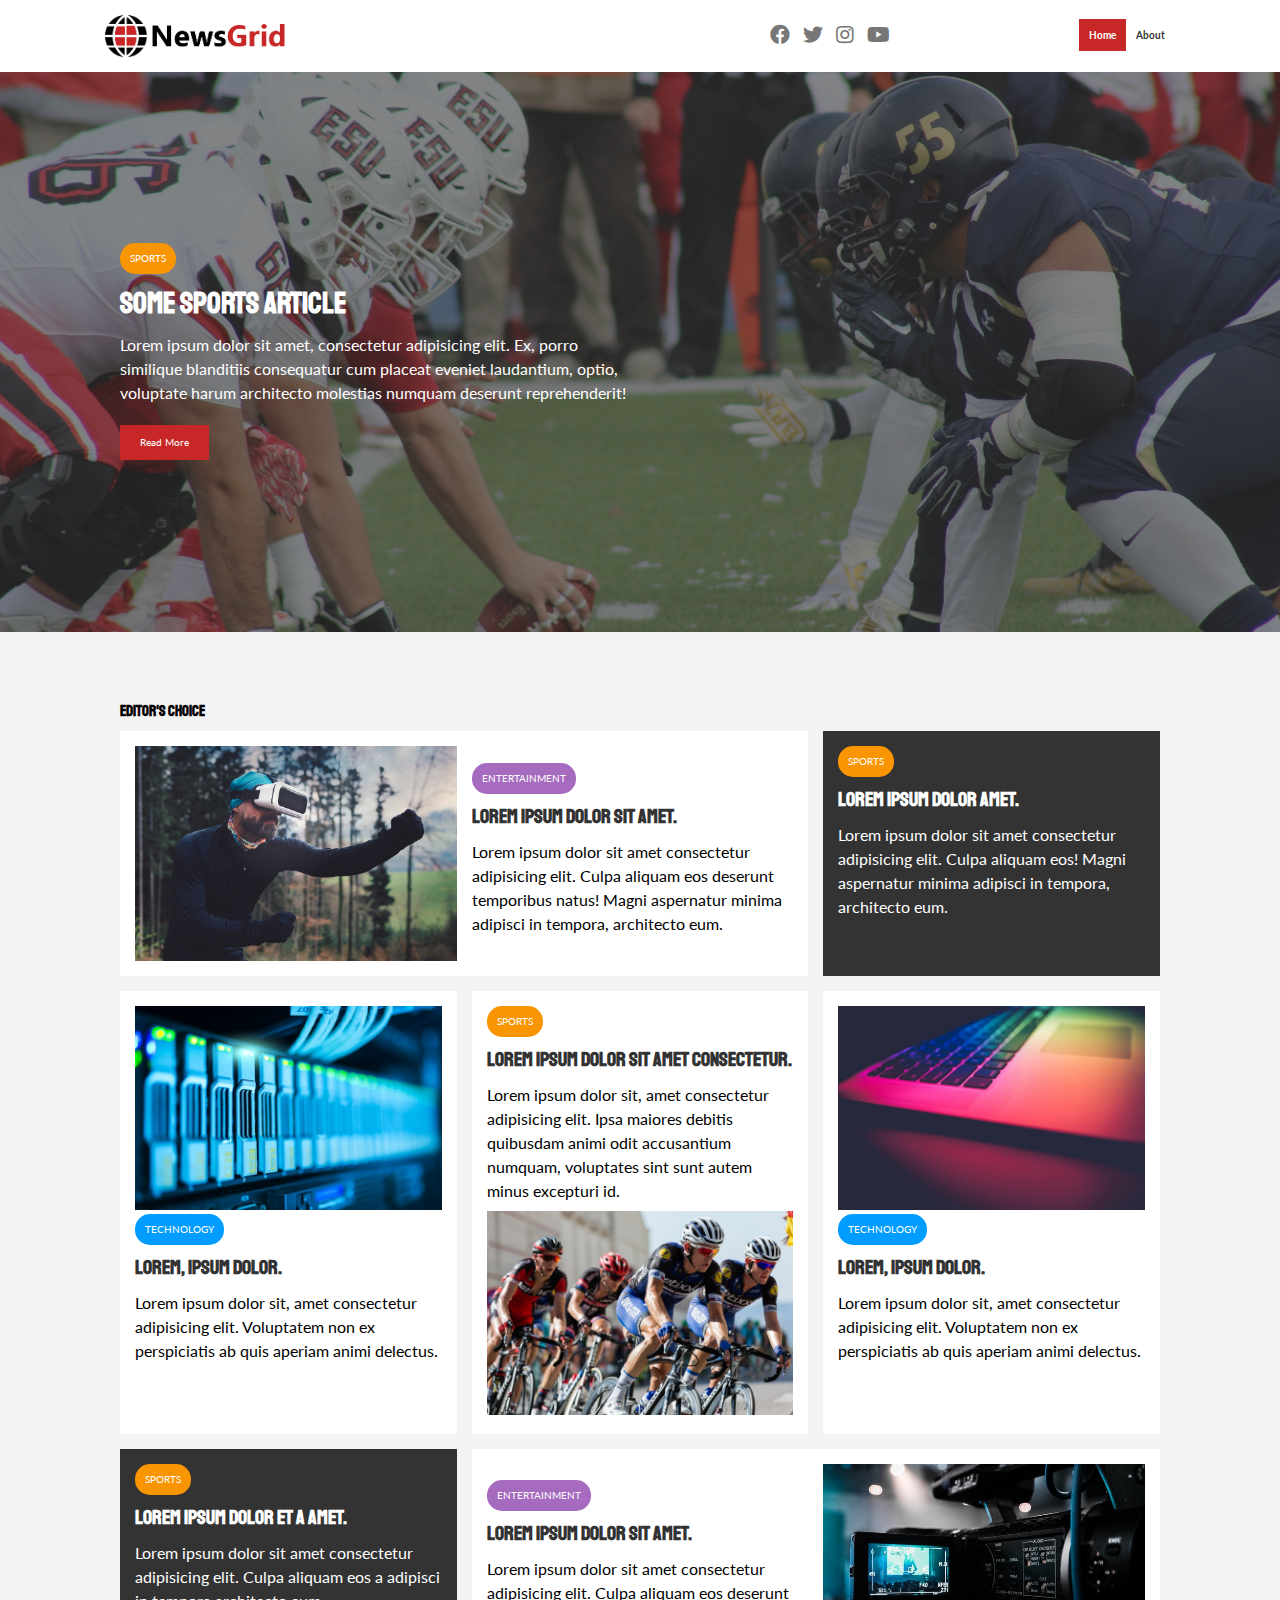
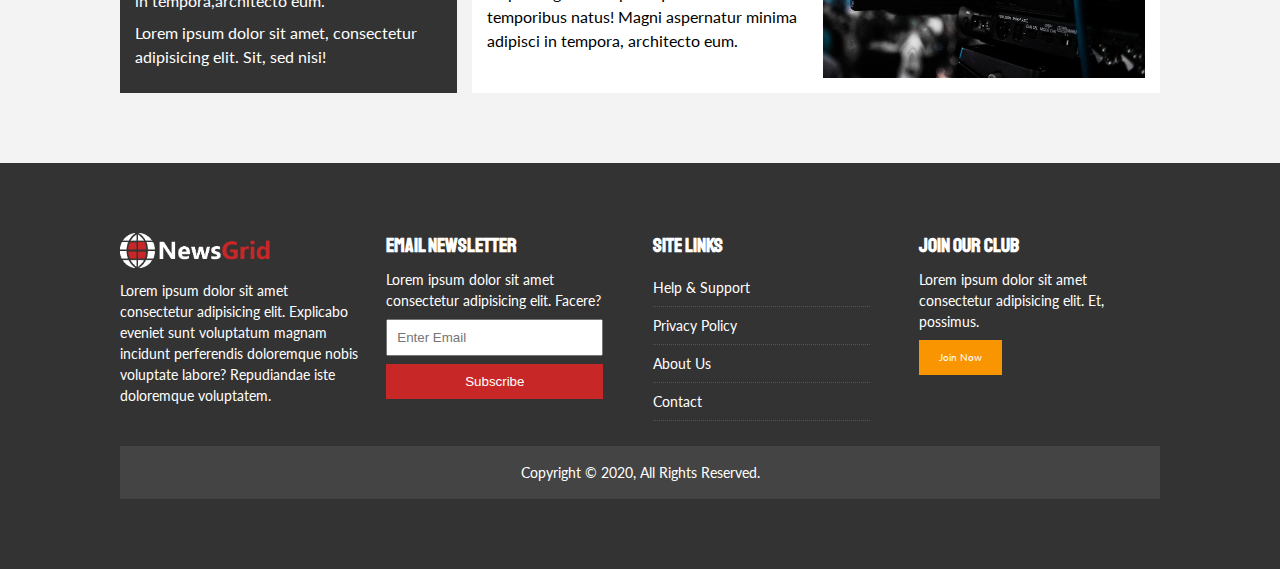
<file: index.html>
<!DOCTYPE html>
<html lang="en">
	<head>
		<meta charset="UTF-8" />
		<meta name="viewport" content="width=device-width, initial-scale=1.0" />
		<meta name="author" content="Michael Quarne" />
		<meta
			name="description"
			content="Fictional News reporting website that is responsive."
		/>
		<link rel="shortcut icon" type="image/x-icon" href="/favicon.ico" />
		<link
			rel="stylesheet"
			href="https://cdnjs.cloudflare.com/ajax/libs/font-awesome/5.13.1/css/all.min.css"
		/>
		<link
			href="https://fonts.googleapis.com/css2?family=Lato:wght@400;700&family=Staatliches&display=swap"
			rel="stylesheet"
		/>
		<link rel="stylesheet" href="./styles/styles.css" />
		<link
			rel="stylesheet"
			media="screen and (max-width: 768px)"
			href="./styles/mobile.css"
		/>
		<link rel="shortcut icon" type="image/x-icon" href="favicon.ico" />
		<title>NewsGrid | Up To The Minute News Updates</title>
	</head>
	<body>
		<nav id="mainNav">
			<div class="container">
				<img src="./images/logo.png" alt="NewsGrid logo" class="logo" />
				<div class="social">
					<a href="http://facebook.com" target="_blank"
						><i class="fab fa-facebook fa-2x"></i
					></a>
					<a href="http://twitter.com" target="_blank"
						><i class="fab fa-twitter fa-2x"></i
					></a>
					<a href="http://instagram.com" target="_blank"
						><i class="fab fa-instagram fa-2x"></i
					></a>
					<a href="http://youtube.com" target="_blank"
						><i class="fab fa-youtube fa-2x"></i
					></a>
				</div>
				<ul>
					<li><a href="index.html" class="current">Home</a></li>
					<li><a href="about.html">About</a></li>
				</ul>
			</div>
		</nav>
		<!-- Showcase -->
		<header id="showcase">
			<div class="container">
				<div class="showcaseContainer">
					<div class="showcaseContent">
						<div class="category categorySport">Sports</div>
						<h1>Some Sports Article</h1>
						<p>
							Lorem ipsum dolor sit amet, consectetur adipisicing elit. Ex,
							porro similique blanditiis consequatur cum placeat eveniet
							laudantium, optio, voluptate harum architecto molestias numquam
							deserunt reprehenderit!
						</p>
						<a href="article.html" class="btn btnPrime">Read More</a>
					</div>
				</div>
			</div>
		</header>
		<!-- Home Articles -->
		<section id="homeArticles" class="py2">
			<div class="container">
				<h2>Editor's Choice</h2>
				<div class="articlesContainer">
					<article class="card">
						<img src="/images/articles/ent1.jpg" alt="entertainment article" />
						<div>
							<div class="category categoryEntertain">Entertainment</div>
							<h3>
								<a href="article.html">Lorem ipsum dolor sit amet.</a>
							</h3>
							<p>
								Lorem ipsum dolor sit amet consectetur adipisicing elit. Culpa
								aliquam eos deserunt temporibus natus! Magni aspernatur minima
								adipisci in tempora, architecto eum.
							</p>
						</div>
					</article>
					<article class="card bgDark">
						<div class="category categorySport">Sports</div>
						<h3>
							<a href="article.html">Lorem ipsum dolor amet.</a>
						</h3>
						<p>
							Lorem ipsum dolor sit amet consectetur adipisicing elit. Culpa
							aliquam eos! Magni aspernatur minima adipisci in tempora,
							architecto eum.
						</p>
					</article>
					<article class="card">
						<img src="/images/articles/tech1.jpg" alt="tech article" />
						<div class="category categoryTech">Technology</div>
						<h3>
							<a href="article.html">Lorem, ipsum dolor.</a>
						</h3>
						<p>
							Lorem ipsum dolor sit, amet consectetur adipisicing elit.
							Voluptatem non ex perspiciatis ab quis aperiam animi delectus.
						</p>
					</article>
					<article class="card">
						<div class="category categorySport">Sports</div>
						<h3>
							<a href="article.html">Lorem ipsum dolor sit amet consectetur.</a>
						</h3>
						<p>
							Lorem ipsum dolor sit, amet consectetur adipisicing elit. Ipsa
							maiores debitis quibusdam animi odit accusantium numquam,
							voluptates sint sunt autem minus excepturi id.
						</p>
						<img src="/images/articles/sports1.jpg" alt="sport article" />
					</article>
					<article class="card">
						<img src="/images/articles/tech2.jpg" alt="tech2 article" />
						<div class="category categoryTech">Technology</div>
						<h3>
							<a href="article.html">Lorem, ipsum dolor.</a>
						</h3>
						<p>
							Lorem ipsum dolor sit, amet consectetur adipisicing elit.
							Voluptatem non ex perspiciatis ab quis aperiam animi delectus.
						</p>
					</article>
					<article class="card bgDark">
						<div class="category categorySport">Sports</div>
						<h3>
							<a href="article.html">Lorem ipsum dolor et a amet.</a>
						</h3>
						<p>
							Lorem ipsum dolor sit amet consectetur adipisicing elit. Culpa
							aliquam eos a adipisci in tempora,architecto eum.
						</p>
						<p>
							Lorem ipsum dolor sit amet, consectetur adipisicing elit. Sit, sed
							nisi!
						</p>
					</article>
					<article class="card">
						<div>
							<div class="category categoryEntertain">Entertainment</div>
							<h3>
								<a href="article.html">Lorem ipsum dolor sit amet.</a>
							</h3>
							<p>
								Lorem ipsum dolor sit amet consectetur adipisicing elit. Culpa
								aliquam eos deserunt temporibus natus! Magni aspernatur minima
								adipisci in tempora, architecto eum.
							</p>
						</div>
						<img src="/images/articles/ent2.jpg" alt="entertainment2 article" />
					</article>
				</div>
			</div>
		</section>
		<!-- Footer -->
		<footer id="mainFooter" class="py2">
			<div class="container footerContainer">
				<div>
					<img src="/images/logo_light.png" alt="logo" />
					<p>
						Lorem ipsum dolor sit amet consectetur adipisicing elit. Explicabo
						eveniet sunt voluptatum magnam incidunt perferendis doloremque nobis
						voluptate labore? Repudiandae iste doloremque voluptatem.
					</p>
				</div>
				<div>
					<h3>Email Newsletter</h3>
					<p>
						Lorem ipsum dolor sit amet consectetur adipisicing elit. Facere?
					</p>
					<form>
						<input type="email" placeholder="Enter Email" />
						<input type="submit" value="Subscribe" class="btn btnPrime" />
					</form>
				</div>
				<div>
					<h3>Site Links</h3>
					<ul class="list">
						<li><a href="#0">Help & Support</a></li>
						<li><a href="#0">Privacy Policy</a></li>
						<li><a href="#0">About Us</a></li>
						<li><a href="#0">Contact</a></li>
					</ul>
				</div>
				<div>
					<h3>Join Our Club</h3>
					<p>
						Lorem ipsum dolor sit amet consectetur adipisicing elit. Et,
						possimus.
					</p>
					<a href="#0" class="btn btnSecond">Join Now</a>
				</div>
				<div>
					<p>Copyright &copy; 2020, All Rights Reserved.</p>
				</div>
			</div>
		</footer>
	</body>
</html>
</file>
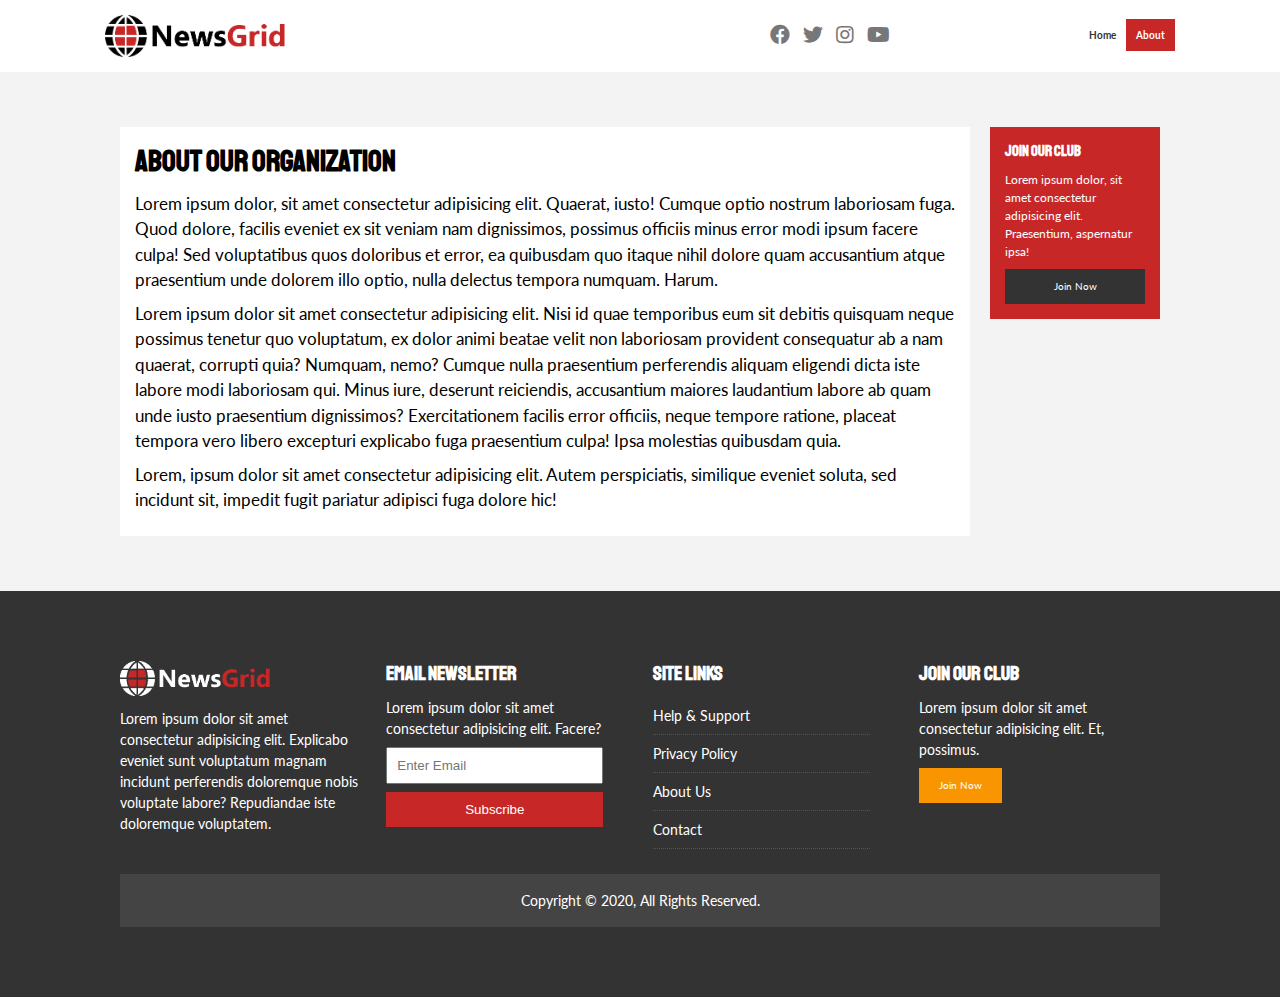
<file: about.html>
<!DOCTYPE html>
<html lang="en">
	<head>
		<meta charset="UTF-8" />
		<meta name="viewport" content="width=device-width, initial-scale=1.0" />
		<meta name="author" content="Michael Quarne" />
		<meta
			name="description"
			content="Fictional News reporting website that is responsive."
		/>
		<link rel="shortcut icon" type="image/x-icon" href="/favicon.ico" />
		<link
			rel="stylesheet"
			href="https://cdnjs.cloudflare.com/ajax/libs/font-awesome/5.13.1/css/all.min.css"
		/>
		<link
			href="https://fonts.googleapis.com/css2?family=Lato:wght@400;700&family=Staatliches&display=swap"
			rel="stylesheet"
		/>
		<link rel="stylesheet" href="./styles/styles.css" />
		<link rel="stylesheet" href="./styles/innerPages.css" />
		<link
			rel="stylesheet"
			media="screen and (max-width: 768px)"
			href="./styles/mobile.css"
		/>
		<link rel="shortcut icon" type="image/x-icon" href="favicon.ico" />
		<title>NewsGrid | About</title>
	</head>
	<body>
		<nav id="mainNav">
			<div class="container">
				<img src="./images/logo.png" alt="NewsGrid logo" class="logo" />
				<div class="social">
					<a href="http://facebook.com" target="_blank"
						><i class="fab fa-facebook fa-2x"></i
					></a>
					<a href="http://twitter.com" target="_blank"
						><i class="fab fa-twitter fa-2x"></i
					></a>
					<a href="http://instagram.com" target="_blank"
						><i class="fab fa-instagram fa-2x"></i
					></a>
					<a href="http://youtube.com" target="_blank"
						><i class="fab fa-youtube fa-2x"></i
					></a>
				</div>
				<ul>
					<li><a href="index.html">Home</a></li>
					<li><a href="about.html" class="current">About</a></li>
				</ul>
			</div>
		</nav>
		<section id="about">
			<div class="container">
				<div class="pageContainer">
					<article class="card">
						<h1 class="lheading">About Our Organization</h1>
						<p>
							Lorem ipsum dolor, sit amet consectetur adipisicing elit. Quaerat,
							iusto! Cumque optio nostrum laboriosam fuga. Quod dolore, facilis
							eveniet ex sit veniam nam dignissimos, possimus officiis minus
							error modi ipsum facere culpa! Sed voluptatibus quos doloribus et
							error, ea quibusdam quo itaque nihil dolore quam accusantium atque
							praesentium unde dolorem illo optio, nulla delectus tempora
							numquam. Harum.
						</p>
						<p>
							Lorem ipsum dolor sit amet consectetur adipisicing elit. Nisi id
							quae temporibus eum sit debitis quisquam neque possimus tenetur
							quo voluptatum, ex dolor animi beatae velit non laboriosam
							provident consequatur ab a nam quaerat, corrupti quia? Numquam,
							nemo? Cumque nulla praesentium perferendis aliquam eligendi dicta
							iste labore modi laboriosam qui. Minus iure, deserunt reiciendis,
							accusantium maiores laudantium labore ab quam unde iusto
							praesentium dignissimos? Exercitationem facilis error officiis,
							neque tempore ratione, placeat tempora vero libero excepturi
							explicabo fuga praesentium culpa! Ipsa molestias quibusdam quia.
						</p>
						<p>
							Lorem, ipsum dolor sit amet consectetur adipisicing elit. Autem
							perspiciatis, similique eveniet soluta, sed incidunt sit, impedit
							fugit pariatur adipisci fuga dolore hic!
						</p>
					</article>
					<aside class="card bgPrime">
						<h2>Join Our Club</h2>
						<p>
							Lorem ipsum dolor, sit amet consectetur adipisicing elit.
							Praesentium, aspernatur ipsa!
						</p>
						<a href="#0" class="btn btnBlock btnDark">Join Now</a>
					</aside>
				</div>
			</div>
		</section>
		<!-- Footer -->
		<footer id="mainFooter" class="py2">
			<div class="container footerContainer">
				<div>
					<img src="/images/logo_light.png" alt="logo" />
					<p>
						Lorem ipsum dolor sit amet consectetur adipisicing elit. Explicabo
						eveniet sunt voluptatum magnam incidunt perferendis doloremque nobis
						voluptate labore? Repudiandae iste doloremque voluptatem.
					</p>
				</div>
				<div>
					<h3>Email Newsletter</h3>
					<p>
						Lorem ipsum dolor sit amet consectetur adipisicing elit. Facere?
					</p>
					<form>
						<input type="email" placeholder="Enter Email" />
						<input type="submit" value="Subscribe" class="btn btnPrime" />
					</form>
				</div>
				<div>
					<h3>Site Links</h3>
					<ul class="list">
						<li><a href="#0">Help & Support</a></li>
						<li><a href="#0">Privacy Policy</a></li>
						<li><a href="#0">About Us</a></li>
						<li><a href="#0">Contact</a></li>
					</ul>
				</div>
				<div>
					<h3>Join Our Club</h3>
					<p>
						Lorem ipsum dolor sit amet consectetur adipisicing elit. Et,
						possimus.
					</p>
					<a href="#0" class="btn btnSecond">Join Now</a>
				</div>
				<div>
					<p>Copyright &copy; 2020, All Rights Reserved.</p>
				</div>
			</div>
		</footer>
	</body>
</html>
</file>
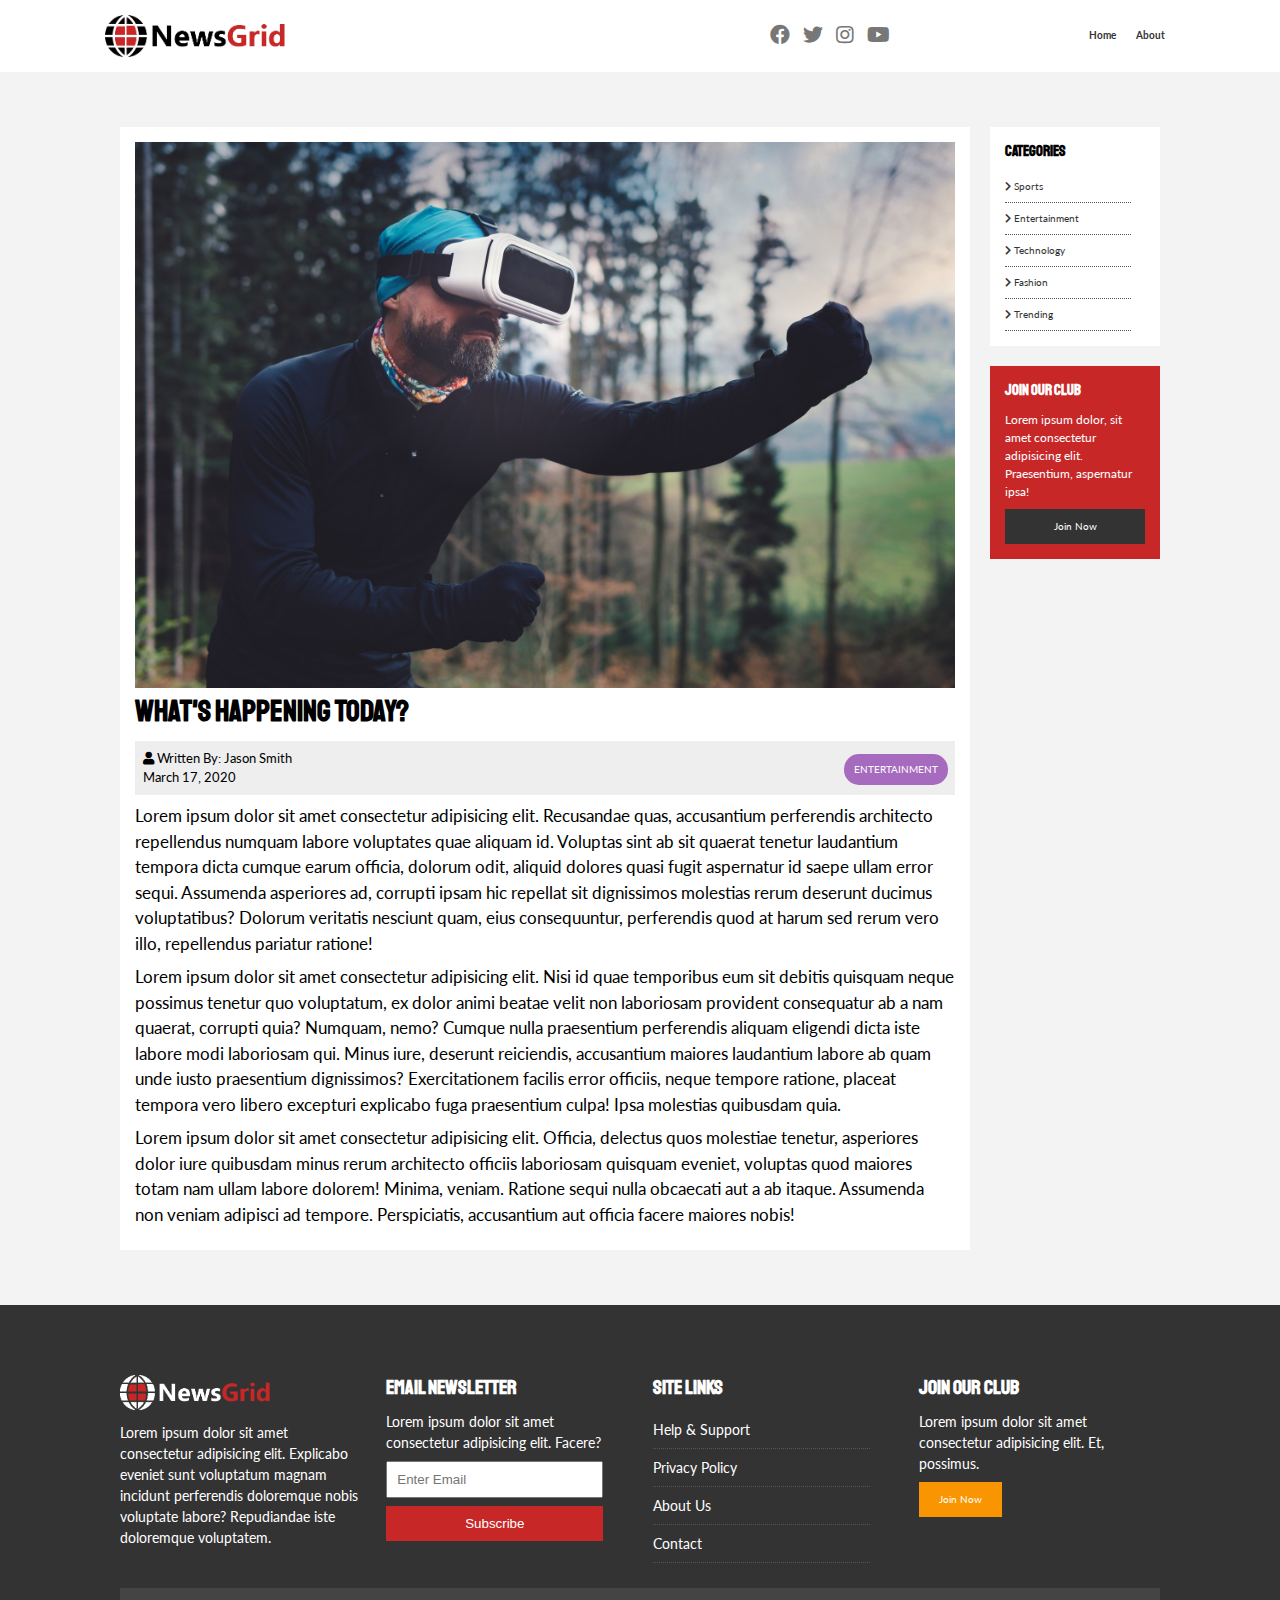
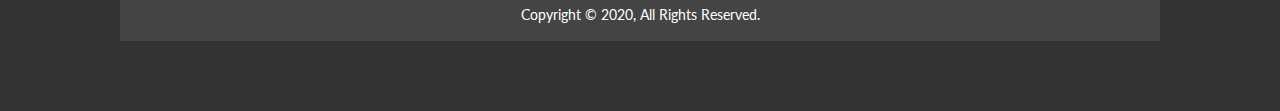
<file: article.html>
<!DOCTYPE html>
<html lang="en">
	<head>
		<meta charset="UTF-8" />
		<meta name="viewport" content="width=device-width, initial-scale=1.0" />
		<meta name="author" content="Michael Quarne" />
		<meta
			name="description"
			content="Fictional News reporting website that is responsive."
		/>
		<link rel="shortcut icon" type="image/x-icon" href="/favicon.ico" />
		<link
			rel="stylesheet"
			href="https://cdnjs.cloudflare.com/ajax/libs/font-awesome/5.13.1/css/all.min.css"
		/>
		<link
			href="https://fonts.googleapis.com/css2?family=Lato:wght@400;700&family=Staatliches&display=swap"
			rel="stylesheet"
		/>
		<link rel="stylesheet" href="./styles/styles.css" />
		<link rel="stylesheet" href="./styles/innerPages.css" />
		<link
			rel="stylesheet"
			media="screen and (max-width: 768px)"
			href="./styles/mobile.css"
		/>
		<link rel="shortcut icon" type="image/x-icon" href="favicon.ico" />
		<title>NewsGrid | Articles</title>
	</head>
	<body>
		<nav id="mainNav">
			<div class="container">
				<img src="./images/logo.png" alt="NewsGrid logo" class="logo" />
				<div class="social">
					<a href="http://facebook.com" target="_blank"
						><i class="fab fa-facebook fa-2x"></i
					></a>
					<a href="http://twitter.com" target="_blank"
						><i class="fab fa-twitter fa-2x"></i
					></a>
					<a href="http://instagram.com" target="_blank"
						><i class="fab fa-instagram fa-2x"></i
					></a>
					<a href="http://youtube.com" target="_blank"
						><i class="fab fa-youtube fa-2x"></i
					></a>
				</div>
				<ul>
					<li><a href="index.html">Home</a></li>
					<li><a href="about.html">About</a></li>
				</ul>
			</div>
		</nav>
		<section id="article">
			<div class="container">
				<div class="pageContainer">
					<article class="card">
						<img src="/images/articles/ent1.jpg" alt="Entertainment" />
						<h1 class="lheading">What's Happening Today?</h1>
						<div class="meta">
							<div>
								<p><i class="fas fa-user"></i> Written By: Jason Smith</p>
								<p>March 17, 2020</p>
							</div>
							<div class="category categoryEntertain">Entertainment</div>
						</div>
						<p>
							Lorem ipsum dolor sit amet consectetur adipisicing elit.
							Recusandae quas, accusantium perferendis architecto repellendus
							numquam labore voluptates quae aliquam id. Voluptas sint ab sit
							quaerat tenetur laudantium tempora dicta cumque earum officia,
							dolorum odit, aliquid dolores quasi fugit aspernatur id saepe
							ullam error sequi. Assumenda asperiores ad, corrupti ipsam hic
							repellat sit dignissimos molestias rerum deserunt ducimus
							voluptatibus? Dolorum veritatis nesciunt quam, eius consequuntur,
							perferendis quod at harum sed rerum vero illo, repellendus
							pariatur ratione!
						</p>
						<p>
							Lorem ipsum dolor sit amet consectetur adipisicing elit. Nisi id
							quae temporibus eum sit debitis quisquam neque possimus tenetur
							quo voluptatum, ex dolor animi beatae velit non laboriosam
							provident consequatur ab a nam quaerat, corrupti quia? Numquam,
							nemo? Cumque nulla praesentium perferendis aliquam eligendi dicta
							iste labore modi laboriosam qui. Minus iure, deserunt reiciendis,
							accusantium maiores laudantium labore ab quam unde iusto
							praesentium dignissimos? Exercitationem facilis error officiis,
							neque tempore ratione, placeat tempora vero libero excepturi
							explicabo fuga praesentium culpa! Ipsa molestias quibusdam quia.
						</p>
						<p>
							Lorem ipsum dolor sit amet consectetur adipisicing elit. Officia,
							delectus quos molestiae tenetur, asperiores dolor iure quibusdam
							minus rerum architecto officiis laboriosam quisquam eveniet,
							voluptas quod maiores totam nam ullam labore dolorem! Minima,
							veniam. Ratione sequi nulla obcaecati aut a ab itaque. Assumenda
							non veniam adipisci ad tempore. Perspiciatis, accusantium aut
							officia facere maiores nobis!
						</p>
					</article>
					<aside id="categories" class="card">
						<h2>Categories</h2>
						<ul class="list">
							<li>
								<a href="#0"><i class="fas fa-chevron-right"></i> Sports</a>
							</li>
							<li>
								<a href="#0"
									><i class="fas fa-chevron-right"></i> Entertainment</a
								>
							</li>
							<li>
								<a href="#0"><i class="fas fa-chevron-right"></i> Technology</a>
							</li>
							<li>
								<a href="#0"><i class="fas fa-chevron-right"></i> Fashion</a>
							</li>
							<li>
								<a href="#0"><i class="fas fa-chevron-right"></i> Trending</a>
							</li>
						</ul>
					</aside>
					<aside class="card bgPrime">
						<h2>Join Our Club</h2>
						<p>
							Lorem ipsum dolor, sit amet consectetur adipisicing elit.
							Praesentium, aspernatur ipsa!
						</p>
						<a href="#0" class="btn btnBlock btnDark">Join Now</a>
					</aside>
				</div>
			</div>
		</section>
		<!-- Footer -->
		<footer id="mainFooter" class="py2">
			<div class="container footerContainer">
				<div>
					<img src="/images/logo_light.png" alt="logo" />
					<p>
						Lorem ipsum dolor sit amet consectetur adipisicing elit. Explicabo
						eveniet sunt voluptatum magnam incidunt perferendis doloremque nobis
						voluptate labore? Repudiandae iste doloremque voluptatem.
					</p>
				</div>
				<div>
					<h3>Email Newsletter</h3>
					<p>
						Lorem ipsum dolor sit amet consectetur adipisicing elit. Facere?
					</p>
					<form>
						<input type="email" placeholder="Enter Email" />
						<input type="submit" value="Subscribe" class="btn btnPrime" />
					</form>
				</div>
				<div>
					<h3>Site Links</h3>
					<ul class="list">
						<li><a href="#0">Help & Support</a></li>
						<li><a href="#0">Privacy Policy</a></li>
						<li><a href="#0">About Us</a></li>
						<li><a href="#0">Contact</a></li>
					</ul>
				</div>
				<div>
					<h3>Join Our Club</h3>
					<p>
						Lorem ipsum dolor sit amet consectetur adipisicing elit. Et,
						possimus.
					</p>
					<a href="#0" class="btn btnSecond">Join Now</a>
				</div>
				<div>
					<p>Copyright &copy; 2020, All Rights Reserved.</p>
				</div>
			</div>
		</footer>
	</body>
</html>
</file>
<file: styles/styles.css>
:root {
	--primeColor: #c72727;
	--secondColor: #f99500;
	--lightColor: #f3f3f3;
	--darkColor: #333;
	--maxWidth: 1100px;
}

.category {
	--sportColor: #f99500;
	--entertainColor: #a66bbe;
	--techColor: #009cff;
}

* {
	margin: 0;
	padding: 0;
	box-sizing: border-box;
}

html {
	font-size: 10px;
	font-family: "Lato", sans-serif;
	line-height: 1.5;
	background: var(--lightColor);
}

a {
	color: #333;
	text-decoration: none;
}

ul {
	list-style: none;
}

img {
	width: 100%;
}

h1,
h2,
h3,
h4,
h5,
h6 {
	font-family: "Staatliches", cursive;
	margin: 0 0 1rem 0;
	line-height: 1.3;
}

p {
	margin: 0.8rem 0;
}

/* Utility */
.container {
	max-width: var(--maxWidth);
	margin: auto;
	padding: 3rem;
	overflow: hidden;
}

.category {
	display: inline-block;
	color: #fff;
	font-size: 1rem;
	text-transform: uppercase;
	padding: 0.8rem 1rem;
	border-radius: 15px;
	margin: 0 0 1rem 0;
}

.categorySport {
	background: var(--sportColor);
}

.categoryEntertain {
	background: var(--entertainColor);
}

.categoryTech {
	background: var(--techColor);
}

.btn {
	display: inline-block;
	border: none;
	background: var(--darkColor);
	color: #fff;
	padding: 1rem 2rem;
}

.btnLight {
	background: var(--lightColor);
}

.btnPrime {
	background: var(--primeColor);
}

.btnSecond {
	background: var(--secondColor);
}

.btn:hover {
	opacity: 0.9;
}

.btnBlock {
	display: block;
	width: 100%;
	text-align: center;
}

.card {
	background: #fff;
	padding: 1.5rem;
}

.bgDark {
	background: var(--darkColor);
	color: #fff;
}

.bgPrime {
	background: var(--primeColor);
	color: #fff;
}

.bgSecond {
	background: var(--secondColor);
	color: #fff;
}

.bgDark h1,
.bgDark h2,
.bgDark h3,
.bgDark a,
.bgPrime h1,
.bgPrime h2,
.bgPrime h3,
.bgPrime a,
.bgSecondh1,
.bgSecondh2,
.bgSecondh3,
.bgSeconda {
	color: #fff;
}

.py1 {
	padding: 2rem 0;
}

.py2 {
	padding: 3rem 0;
}

.py2 {
	padding: 4rem 0;
}

.p1 {
	padding: 2rem;
}

.p2 {
	padding: 3rem;
}

.p2 {
	padding: 4rem;
}

.list li {
	padding: 0.8rem 0;
	border-bottom: 1px dotted #555;
	width: 90%;
}

/* Navigation */
#mainNav {
	background: #fff;
	position: sticky;
	top: 0;
	z-index: 2;
}

#mainNav .container {
	display: grid;
	grid-template-columns: 6fr 3fr 2fr;
	padding: 1.5rem;
	align-items: center;
}

#mainNav .logo {
	width: 180px;
}

#mainNav ul {
	justify-self: end;
	display: flex;
}

#mainNav ul li a {
	padding: 1rem;
	font-weight: bold;
}

#mainNav ul li a.current {
	background: var(--primeColor);
	color: #fff;
}

#mainNav ul li a:hover {
	background: var(--lightColor);
	color: var(--darkColor);
}

#mainNav .social {
	justify-self: center;
}

#mainNav .social i {
	color: #777;
	margin: 0 1rem 0 0;
}

/* Showcase */
#showcase {
	color: #fff;
	background: #333;
	padding: 2.5rem;
	position: relative;
}

#showcase::before {
	content: "";
	background: url("../images/featured.jpg") no-repeat center center/cover;
	position: absolute;
	top: 0;
	left: 0;
	width: 100%;
	height: 100%;
	opacity: 0.4;
}

#showcase .showcaseContainer {
	display: grid;
	grid-template-columns: repeat(2, 1fr);
	justify-content: center;
	align-items: center;
	height: 50vh;
}

#showcase .showcaseContainer .showcaseContent {
	z-index: 1;
}

#showcase .showcaseContainer .showcaseContent h1 {
	font-size: 3rem;
}

#showcase .showcaseContainer .showcaseContent p {
	font-size: 1.6rem;
	margin: 0 0 2rem 0;
}

/* Home Articles */
#homeArticles .articlesContainer {
	display: grid;
	grid-template-columns: repeat(3, 1fr);
	grid-gap: 1.5rem;
}

#homeArticles .articlesContainer > *:first-child,
#homeArticles .articlesContainer > *:last-child {
	display: grid;
	grid-template-columns: repeat(2, 1fr);
	grid-gap: 1.5rem;
	grid-column: 1 / span 2;
	align-items: center;
}

#homeArticles .articlesContainer > *:last-child {
	grid-column: 2 / span 2;
}

#homeArticles .articlesContainer .card h3 {
	font-size: 2rem;
}

#homeArticles .articlesContainer .card p {
	font-size: 1.6rem;
}

/* Footer */
#mainFooter {
	background: var(--darkColor);
	color: #fff;
}

#mainFooter img {
	width: 150px;
}

#mainFooter a {
	color: #fff;
}

#mainFooter .footerContainer {
	display: grid;
	grid-template-columns: repeat(4, 1fr);
	grid-gap: 2.5rem;
}

#mainFooter .footerContainer > *:last-child {
	background: #444;
	grid-column: 1 / span 4;
	font-size: 1.1rem;
	padding: 0.8rem;
	text-align: center;
}

#mainFooter .footerContainer div p,
#mainFooter .footerContainer div ul li {
	font-size: 1.4rem;
}

#mainFooter .footerContainer div ul.list li a:hover {
	color: var(--primeColor);
}

#mainFooter .footerContainer div h3 {
	font-size: 2rem;
}

#mainFooter .footerContainer input[type="email"] {
	width: 90%;
	padding: 0.9rem;
	margin: 0 0 0.8rem 0;
}

#mainFooter .footerContainer input[type="submit"] {
	width: 90%;
}
</file>
<file: styles/mobile.css>
/* Navigation */
#mainNav .social {
	display: none;
}

#mainNav .container {
	grid-template-columns: 1fr;
	grid-gap: 1.8rem;
}

#mainNav ul,
#mainNav .logo {
	justify-self: center;
}

#mainNav ul li a {
	padding: 0.75rem;
}

#homeArticles .articlesContainer {
	grid-template-columns: repeat(2, 1fr);
}

#homeArticles .articlesContainer > *:first-child,
#homeArticles .articlesContainer > *:last-child {
	grid-template-columns: 1fr;
	grid-column: 1;
}

@media (max-width: 600px) {
	/* Stack Grid items */
	#showcase .showcaseContainer,
	#homeArticles .articlesContainer,
	#mainFooter .footerContainer {
		grid-template-columns: 1fr;
	}

	#mainFooter .footerContainer > *:last-child {
		grid-column: 1;
	}

	#mainFooter .footerContainer > *:first-child,
	#mainFooter .footerContainer > *:nth-child(2) {
		border-bottom: 4px dotted #444;
		padding: 0 0 2rem 0;
	}

	.pageContainer {
		grid-template-columns: 1fr;
		text-align: center;
	}

	.pageContainer > *:first-child {
		grid-row: 1;
	}

	.lheading {
		font-size: 2rem;
	}
}
</file>
<file: styles/innerPages.css>
.pageContainer {
	display: grid;
	grid-template-columns: 5fr 1fr;
	margin: 2.5rem 0;
	grid-gap: 2rem;
}

.pageContainer > *:first-child {
	grid-row: 1 / span 4;
}

.pageContainer .card h1 {
	font-size: 3rem;
}

.pageContainer .card p {
	font-size: 1.7rem;
}

.pageContainer aside.card p {
	font-size: 1.2rem;
}

#article .meta {
	display: flex;
	justify-content: space-between;
	align-items: center;
	background: #eee;
	padding: 0.75rem;
}

#article .meta div p {
	font-size: 1.3rem;
	margin: 0;
}

#article .meta .category {
	margin: 0.3rem 0 0 0;
}
</file>
